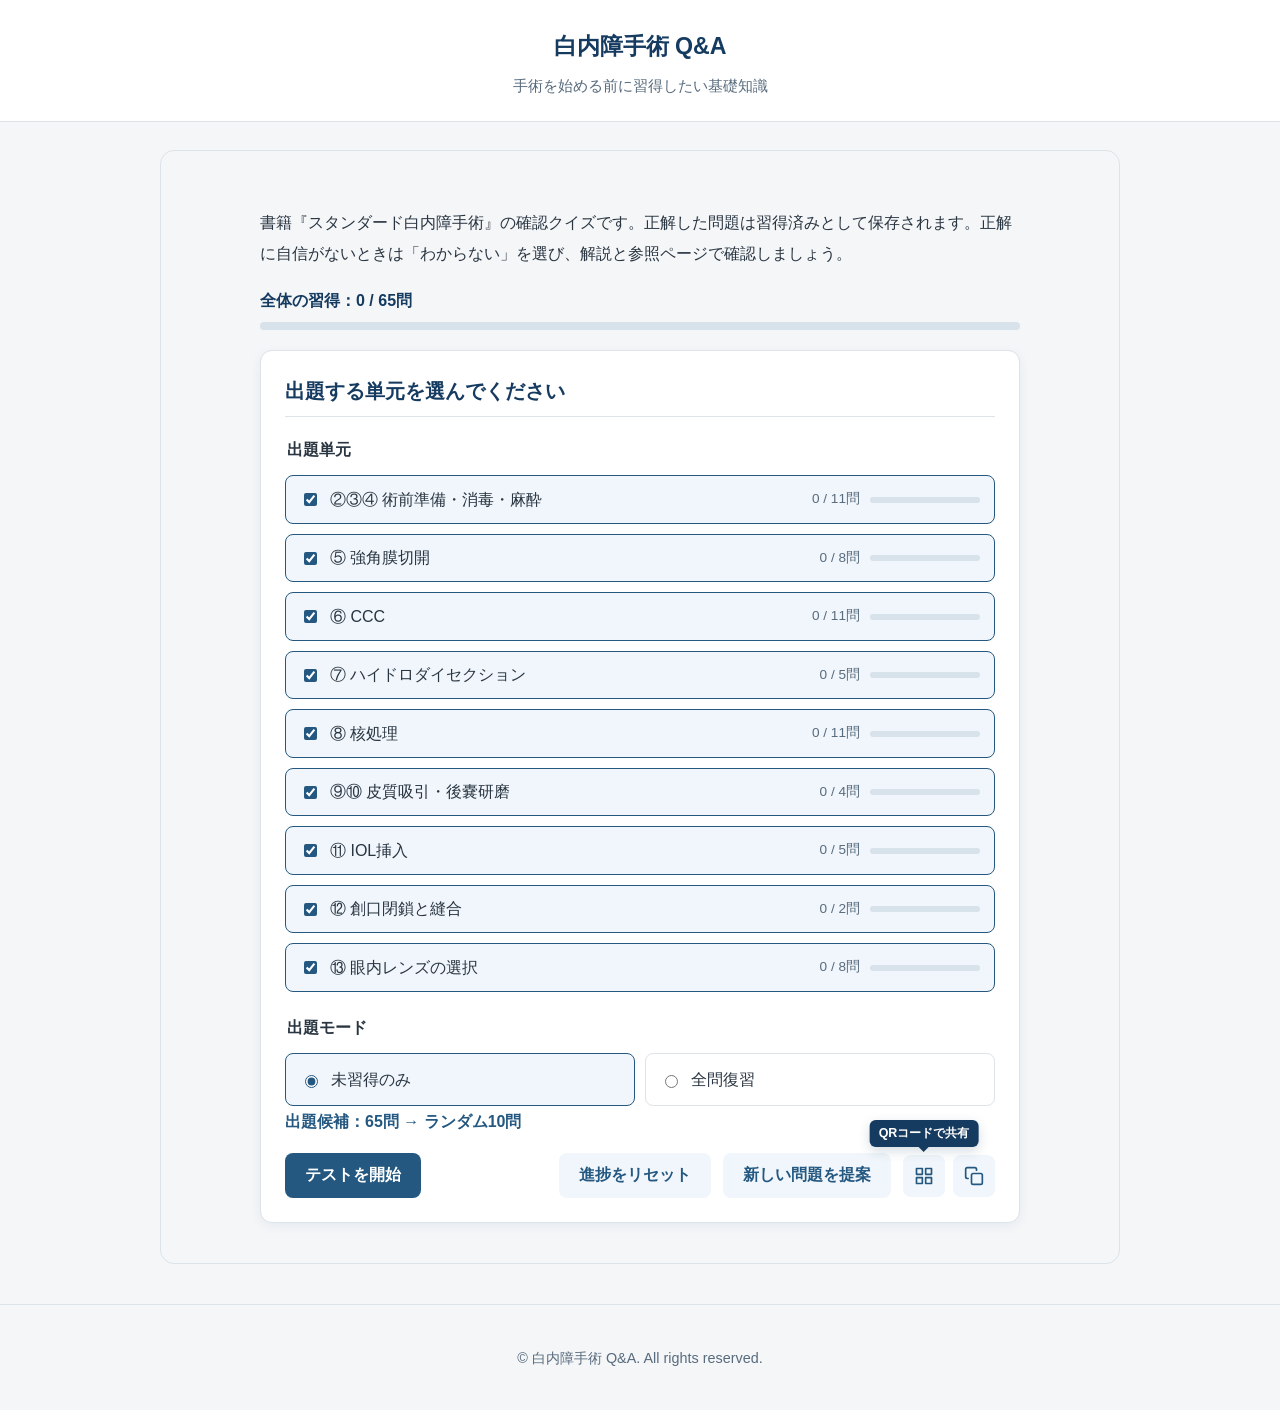
<file: index.html>
<!doctype html>
<html lang="ja">
<head>
  <meta charset="utf-8">
  <meta name="viewport" content="width=device-width, initial-scale=1">
  <meta name="theme-color" content="#245880">
  <meta http-equiv="Cache-Control" content="no-cache, no-store, must-revalidate">
  <meta http-equiv="Pragma" content="no-cache">
  <meta http-equiv="Expires" content="0">
  <title>確認テスト｜白内障手術 Q&amp;A</title>
  <link rel="manifest" href="manifest.webmanifest">
  <link rel="icon" type="image/x-icon" href="favicon.ico?v=28">
  <link rel="icon" type="image/png" sizes="32x32" href="images/favicon.png?v=28">
  <link rel="icon" type="image/png" sizes="192x192" href="images/icon-192.png?v=28">
  <link rel="apple-touch-icon" sizes="180x180" href="images/apple-touch-icon.png?v=28">
  <link rel="stylesheet" href="styles.css?v=43">
  <script src="questions.js?v=41" defer></script>
  <script src="qrcode.min.js" defer></script>
  <script src="script.js?v=42" defer></script>
</head>
<body>
  <header class="site-header compact"><div class="container">
    <a class="site-title" href="index.html">白内障手術 Q&amp;A</a>
    <p class="tagline">手術を始める前に習得したい基礎知識</p>
  </div></header>
  <main class="quiz-page"><div class="container narrow">
    <p class="quiz-intro">書籍『スタンダード白内障手術』の確認クイズです。正解した問題は習得済みとして保存されます。正解に自信がないときは「わからない」を選び、解説と参照ページで確認しましょう。</p>
    <p id="quiz-unavailable">確認テストを読み込めない場合は、ページを再読み込みしてください。</p>
    <noscript><p>確認テストにはJavaScriptが必要です。</p></noscript>
    <p id="storage-warning" role="status" hidden></p>
    <p id="mastery-progress" class="quiz-progress" aria-live="polite"></p>
    <div id="mastery-progress-track" class="overall-progress-track" role="progressbar" aria-label="全体の習得率" aria-valuemin="0" aria-valuemax="100" aria-valuenow="0">
      <div id="mastery-progress-fill" class="overall-progress-fill"></div>
    </div>
    <section id="quiz-setup" class="quiz-card" aria-labelledby="quiz-setup-heading" hidden>
      <h2 id="quiz-setup-heading" tabindex="-1">出題する単元を選んでください</h2>
      <fieldset id="quiz-category-fieldset">
        <legend class="quiz-filter-legend">出題単元</legend>
        <div id="quiz-category-list" class="quiz-category-list"></div>
      </fieldset>
      <fieldset class="quiz-kind-fieldset">
        <legend class="quiz-filter-legend">出題モード</legend>
        <div id="quiz-mode-list" class="quiz-kind-list">
          <label class="quiz-kind-option"><input type="radio" name="mode" value="unmastered" checked><span>未習得のみ</span></label>
          <label class="quiz-kind-option"><input type="radio" name="mode" value="all"><span>全問復習</span></label>
        </div>
      </fieldset>
      <p id="quiz-pool-info" class="quiz-pool-info" aria-live="polite"></p>
      <p id="quiz-category-error" class="quiz-category-error" aria-live="polite" hidden>1つ以上の単元を選択してください。</p>
      <div class="quiz-links quiz-setup-links">
        <div class="quiz-links-group quiz-links-left">
          <button id="quiz-start" class="button" type="button">テストを開始</button>
        </div>
        <div class="quiz-links-group quiz-links-right">
          <button id="quiz-reset" class="button secondary" type="button">進捗をリセット</button>
          <div class="quiz-links-right-sub">
            <a id="quiz-propose" class="button secondary" href="suggest.html">新しい問題を提案</a>
            <div class="quiz-share-icons-group">
              <div class="quiz-share-icon-wrapper">
                <button id="quiz-share-qr-btn" class="quiz-share-icon-btn" type="button" title="QRコードで共有" aria-label="QRコードで共有">
                  <svg width="20" height="20" viewBox="0 0 24 24" fill="none" stroke="currentColor" stroke-width="2" stroke-linecap="round" stroke-linejoin="round" aria-hidden="true"><rect x="3" y="3" width="7" height="7"></rect><rect x="14" y="3" width="7" height="7"></rect><rect x="14" y="14" width="7" height="7"></rect><rect x="3" y="14" width="7" height="7"></rect></svg>
                </button>
                <div id="quiz-share-qr-hint" class="quiz-share-hint" role="status" aria-live="polite" hidden>QRコードで共有</div>
              </div>
              <div class="quiz-share-icon-wrapper">
                <button id="quiz-share-copy-btn" class="quiz-share-icon-btn" type="button" title="リンクをコピー" aria-label="リンクをコピー">
                  <svg width="20" height="20" viewBox="0 0 24 24" fill="none" stroke="currentColor" stroke-width="2" stroke-linecap="round" stroke-linejoin="round" aria-hidden="true"><rect x="9" y="9" width="13" height="13" rx="2" ry="2"></rect><path d="M5 15H4a2 2 0 0 1-2-2V4a2 2 0 0 1 2-2h9a2 2 0 0 1 2 2v1"></path></svg>
                </button>
                <div id="quiz-share-copy-hint" class="quiz-share-hint" role="status" aria-live="polite" hidden>リンクをコピー</div>
                <div id="quiz-share-toast" class="quiz-share-toast" role="status" aria-live="polite" hidden>リンクをコピーしました</div>
              </div>
            </div>
          </div>
        </div>
      </div>
    </section>
    <section id="quiz-panel" class="quiz-card" aria-labelledby="quiz-question" hidden>
      <p id="quiz-progress" class="quiz-progress"></p>
      <p id="quiz-chapter" class="quiz-progress"></p>
      <h2 id="quiz-question" tabindex="-1"></h2>
      <div id="quiz-table-container" class="quiz-table-container" hidden></div>
      <form id="quiz-form">
        <fieldset id="quiz-choices">
          <legend>答えを1つ選んでください</legend>
          <div id="quiz-options" class="quiz-options"></div>
        </fieldset>
        <button id="quiz-submit" class="button" type="submit" disabled>回答する</button>
      </form>
      <section id="quiz-feedback" class="quiz-feedback" tabindex="-1" aria-labelledby="quiz-verdict" hidden>
        <h3 id="quiz-verdict" class="quiz-verdict"></h3>
        <p id="quiz-correct-answer"></p>
        <p id="quiz-explanation"></p>
        <p id="quiz-source" class="quiz-source"></p>
        <div class="quiz-report-wrapper">
          <button id="quiz-report" class="quiz-report-button" type="button"><svg width="12" height="12" viewBox="0 0 24 24" fill="none" stroke="currentColor" stroke-width="2" stroke-linecap="round" stroke-linejoin="round" aria-hidden="true"><path d="M4 15s1-1 4-1 5 2 8 2 4-1 4-1V3s-1 1-4 1-5-2-8-2-4 1-4 1z"></path><line x1="4" y1="22" x2="4" y2="15"></line></svg><span>問題を報告</span></button>
        </div>
      </section>
      <button id="quiz-next" class="button" type="button" hidden>次の問題</button>
    </section>
    <section id="quiz-result" class="quiz-card" aria-labelledby="quiz-score" hidden>
      <h2 id="quiz-score" tabindex="-1"></h2>
      <p id="quiz-summary"></p>
      <div id="quiz-review" class="quiz-review"></div>
      <p>分からなかったところは、解説と参照ページで確認していきましょう。</p>
      <button id="quiz-restart" class="button" type="button">もう一度挑戦</button>
    </section>
    <section id="quiz-completion" class="quiz-card quiz-completion-card" aria-labelledby="completion-title" hidden>
      <h2 id="completion-title" class="quiz-completion-title" tabindex="-1">全問習得しました</h2>
      <p class="quiz-completion-sub">白内障手術 Q&amp;A</p>
      <div class="quiz-completion-stats">
        <p class="quiz-completion-rate">習得率　100%</p>
        <p id="completion-count" class="quiz-completion-count"></p>
      </div>
      <div id="completion-date-block" class="quiz-completion-date-block">
        <p class="quiz-completion-date-label">修了日</p>
        <p id="completion-date" class="quiz-completion-date"></p>
      </div>
      <p id="completion-error" class="quiz-completion-error" hidden>修了記録の送信に失敗しました。再読み込みすると再試行します。</p>
      <div class="quiz-links quiz-completion-actions">
        <button id="completion-review" class="button" type="button">全問復習する</button>
        <button id="completion-reset" class="button secondary" type="button">進捗をリセット</button>
      </div>
    </section>
    <div id="quiz-home-nav" class="quiz-home-nav" hidden>
      <div class="quiz-home-wrapper">
        <button id="quiz-home" class="quiz-home-button" type="button" title="ホーム" aria-label="ホーム"><svg width="20" height="20" viewBox="0 0 24 24" fill="none" stroke="currentColor" stroke-width="2" stroke-linecap="round" stroke-linejoin="round" aria-hidden="true"><path d="M3 9l9-7 9 7v11a2 2 0 0 1-2 2H5a2 2 0 0 1-2-2z"></path><polyline points="9 22 9 12 15 12 15 22"></polyline></svg></button>
        <div id="quiz-home-hint" class="quiz-home-hint" role="status" aria-live="polite" hidden>トップ画面へ戻る</div>
      </div>
    </div>
    <dialog id="quiz-home-dialog" class="quiz-modal" aria-labelledby="quiz-home-dialog-title" aria-describedby="quiz-home-dialog-desc">
      <div class="quiz-modal-inner">
        <h2 id="quiz-home-dialog-title" class="quiz-modal-title">クイズの中断</h2>
        <p id="quiz-home-dialog-desc" class="quiz-modal-desc">問題を解いている途中です。中断してトップ画面に戻りますか？ここまで正解した問題は、そのまま習得済みとして反映されます。</p>
        <div class="quiz-modal-actions">
          <button id="quiz-dialog-cancel" class="button secondary" type="button">キャンセル</button>
          <button id="quiz-dialog-confirm" class="button" type="button">トップへ戻る</button>
        </div>
      </div>
    </dialog>
    <dialog id="quiz-reset-dialog" class="quiz-modal" aria-labelledby="quiz-reset-dialog-title" aria-describedby="quiz-reset-dialog-desc">
      <div class="quiz-modal-inner">
        <h2 id="quiz-reset-dialog-title" class="quiz-modal-title">進捗のリセット</h2>
        <p id="quiz-reset-dialog-desc" class="quiz-modal-desc">すべての習得履歴・回答履歴をリセットします。よろしいですか？</p>
        <div class="quiz-modal-actions">
          <button id="quiz-reset-dialog-cancel" class="button secondary" type="button">キャンセル</button>
          <button id="quiz-reset-dialog-confirm" class="button" type="button">リセットする</button>
        </div>
      </div>
    </dialog>
    <dialog id="quiz-qr-dialog" class="quiz-modal" aria-labelledby="quiz-qr-dialog-title">
      <div class="quiz-modal-inner quiz-qr-dialog-inner">
        <h2 id="quiz-qr-dialog-title" class="quiz-modal-title">QRコードで共有</h2>
        <div class="quiz-share-qr-box">
          <div id="quiz-share-qr-code" class="quiz-share-qr-code" role="img" aria-label="白内障手術Q&amp;AのURLのQRコード"></div>
          <p class="quiz-share-qr-desc">スマホのカメラ等で読み取ってアクセスできます</p>
        </div>
        <div class="quiz-modal-actions quiz-qr-dialog-actions">
          <button id="quiz-qr-dialog-close" class="button secondary" type="button">閉じる</button>
        </div>
      </div>
    </dialog>
  </div></main>
  <footer class="site-footer"><div class="container"><p>© 白内障手術 Q&amp;A. All rights reserved.</p></div></footer>
</body>
</html>
</file>
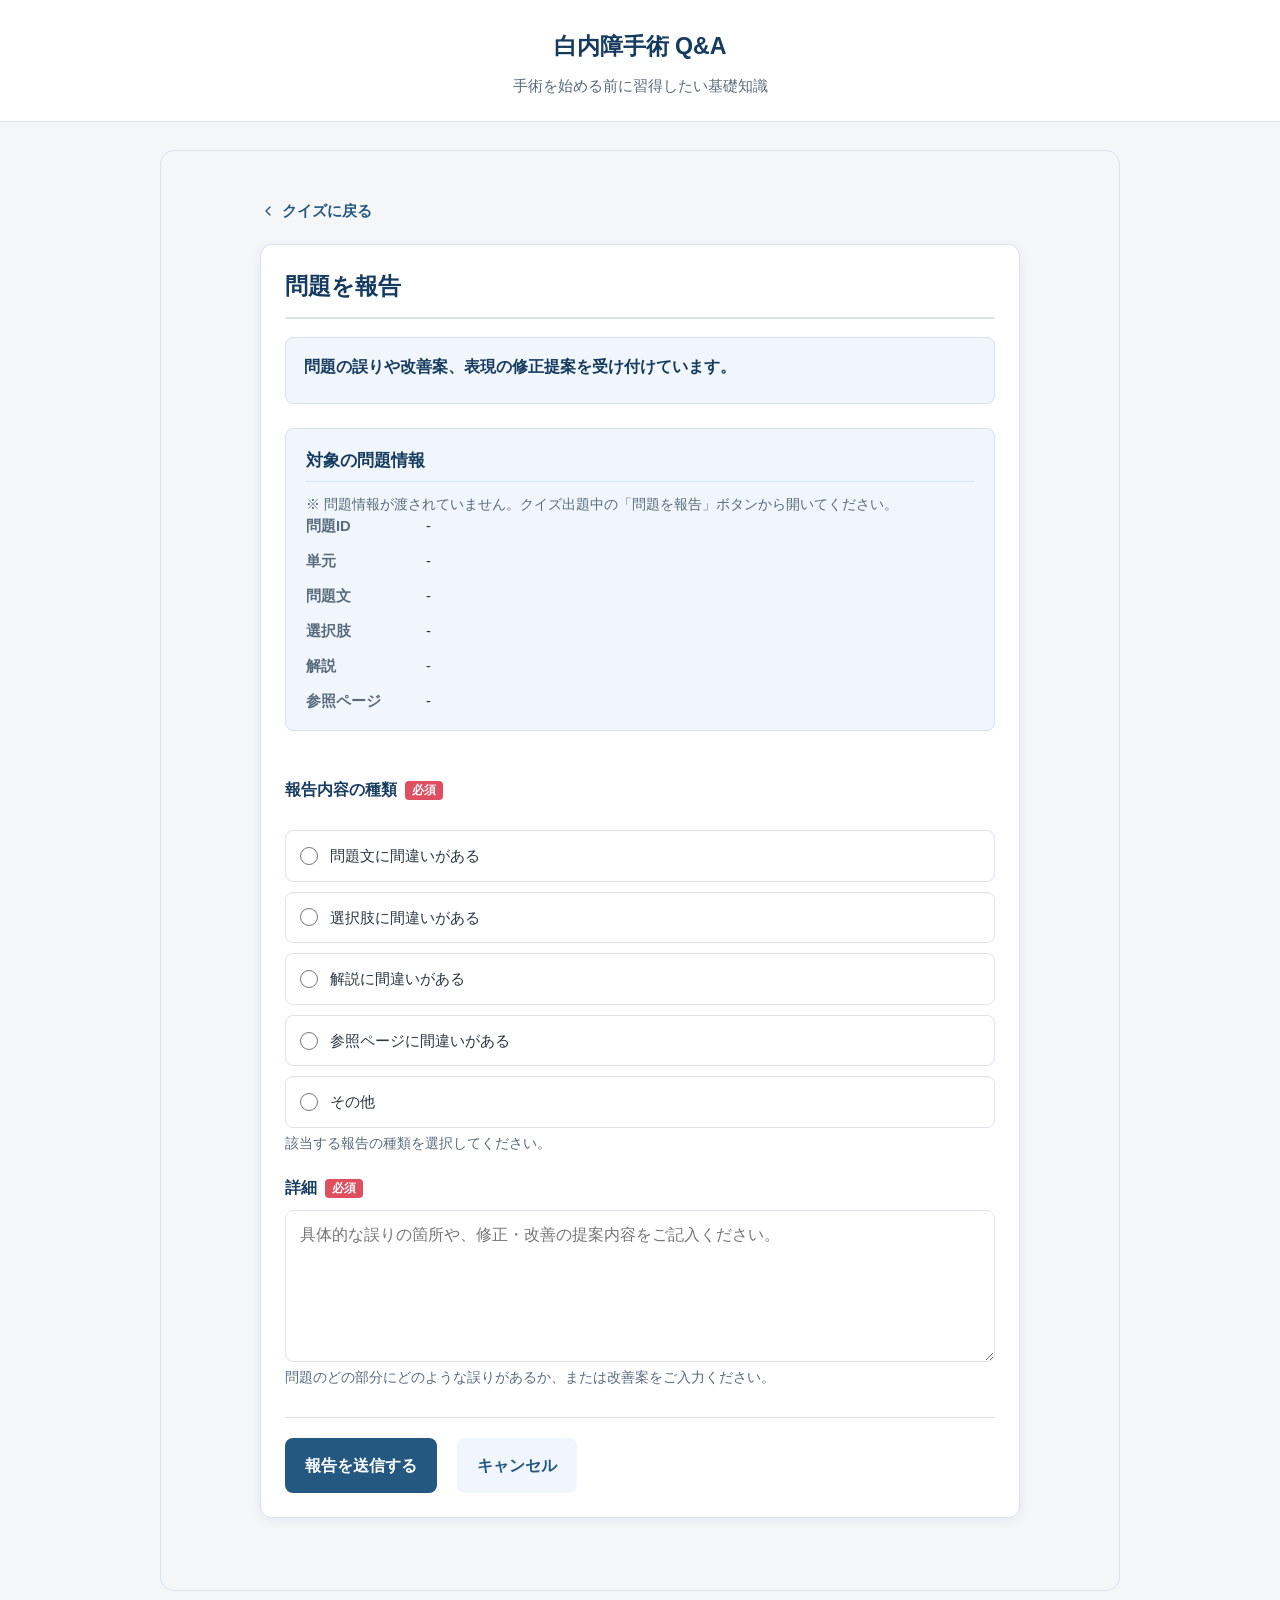
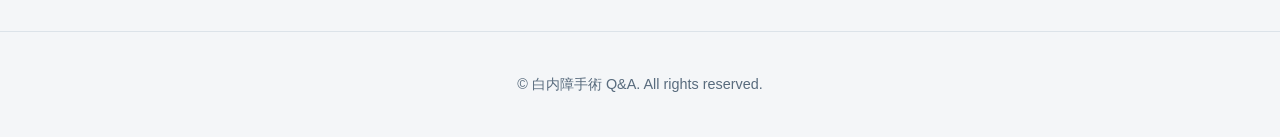
<file: report.html>
<!doctype html>
<html lang="ja">
<head>
  <meta charset="utf-8">
  <meta name="viewport" content="width=device-width, initial-scale=1">
  <meta name="theme-color" content="#245880">
  <title>問題を報告｜白内障手術 Q&amp;A</title>
  <link rel="manifest" href="manifest.webmanifest">
  <link rel="icon" type="image/x-icon" href="favicon.ico?v=28">
  <link rel="icon" type="image/png" sizes="32x32" href="images/favicon.png?v=28">
  <link rel="icon" type="image/png" sizes="192x192" href="images/icon-192.png?v=28">
  <link rel="apple-touch-icon" sizes="180x180" href="images/apple-touch-icon.png?v=28">
  <link rel="stylesheet" href="styles.css?v=41">
  <script src="questions.js?v=41" defer></script>
  <script src="report.js?v=41" defer></script>
</head>
<body>
  <header class="site-header compact">
    <div class="container">
      <a class="site-title" href="index.html">白内障手術 Q&amp;A</a>
      <p class="tagline">手術を始める前に習得したい基礎知識</p>
    </div>
  </header>

  <main class="quiz-page">
    <div class="container narrow">
      <nav class="suggest-nav" aria-label="パンくずリスト">
        <a href="index.html" class="suggest-back-link">
          <svg width="16" height="16" viewBox="0 0 24 24" fill="none" stroke="currentColor" stroke-width="2" stroke-linecap="round" stroke-linejoin="round" aria-hidden="true">
            <polyline points="15 18 9 12 15 6"></polyline>
          </svg>
          <span>クイズに戻る</span>
        </a>
      </nav>

      <section id="report-card" class="quiz-card suggest-card" aria-labelledby="report-heading">
        <h1 id="report-heading" class="suggest-title">問題を報告</h1>

        <div class="suggest-intro">
          <p class="suggest-lead">問題の誤りや改善案、表現の修正提案を受け付けています。</p>
        </div>

        <section id="report-target-box" class="report-target-box" aria-labelledby="report-target-heading">
          <h2 id="report-target-heading" class="report-target-heading">対象の問題情報</h2>
          <div id="report-no-target" class="report-no-target" hidden>
            <p>※ 問題情報が渡されていません。クイズ出題中の「問題を報告」ボタンから開いてください。</p>
          </div>
          <dl id="report-target-dl" class="report-target-dl">
            <div class="report-target-row">
              <dt>問題ID</dt>
              <dd id="report-target-id">-</dd>
            </div>
            <div class="report-target-row">
              <dt>単元</dt>
              <dd id="report-target-chapter">-</dd>
            </div>
            <div class="report-target-row">
              <dt>問題文</dt>
              <dd id="report-target-question" class="report-target-content">-</dd>
            </div>
            <div class="report-target-row">
              <dt>選択肢</dt>
              <dd id="report-target-choices" class="report-target-content">-</dd>
            </div>
            <div class="report-target-row">
              <dt>解説</dt>
              <dd id="report-target-feedback" class="report-target-content">-</dd>
            </div>
            <div class="report-target-row">
              <dt>参照ページ</dt>
              <dd id="report-target-source">-</dd>
            </div>
          </dl>
        </section>

        <form id="report-form" class="suggest-form" novalidate>
          <div id="report-form-error" class="suggest-form-error" role="alert" aria-live="polite" hidden></div>

          <fieldset class="form-group form-radiogroup" aria-describedby="report-type-help">
            <legend class="form-label">
              報告内容の種類
              <span class="badge badge-required">必須</span>
            </legend>
            <div class="report-radio-options" id="report-type-options">
              <label class="report-radio-option">
                <input type="radio" name="type" value="問題文に間違いがある" required>
                <span>問題文に間違いがある</span>
              </label>
              <label class="report-radio-option">
                <input type="radio" name="type" value="選択肢に間違いがある">
                <span>選択肢に間違いがある</span>
              </label>
              <label class="report-radio-option">
                <input type="radio" name="type" value="解説に間違いがある">
                <span>解説に間違いがある</span>
              </label>
              <label class="report-radio-option">
                <input type="radio" name="type" value="参照ページに間違いがある">
                <span>参照ページに間違いがある</span>
              </label>
              <label class="report-radio-option">
                <input type="radio" name="type" value="その他">
                <span>その他</span>
              </label>
            </div>
            <p id="report-type-help" class="form-help">該当する報告の種類を選択してください。</p>
          </fieldset>

          <div class="form-group">
            <label for="report-details" class="form-label">
              詳細
              <span class="badge badge-required">必須</span>
            </label>
            <textarea id="report-details" name="details" class="form-control" rows="5" placeholder="具体的な誤りの箇所や、修正・改善の提案内容をご記入ください。" required aria-describedby="report-details-help"></textarea>
            <p id="report-details-help" class="form-help">問題のどの部分にどのような誤りがあるか、または改善案をご入力ください。</p>
          </div>

          <div class="suggest-actions">
            <button type="submit" id="report-submit-btn" class="button">報告を送信する</button>
            <a href="index.html" class="button secondary">キャンセル</a>
          </div>
        </form>

        <div id="report-success-view" class="suggest-success-view" hidden>
          <div class="suggest-success-icon" aria-hidden="true">✓</div>
          <h2 class="suggest-success-title">問題を報告しました</h2>
          <p class="suggest-success-desc">
            ご協力ありがとうございます。いただいた報告をもとに問題内容を見直し、改善に役立たせていただきます。
          </p>

          <div class="suggest-preview-card">
            <h3 class="suggest-preview-heading">報告内容の確認</h3>
            <dl class="suggest-preview-list">
              <div class="suggest-preview-row">
                <dt>対象問題ID</dt>
                <dd id="preview-report-id">-</dd>
              </div>
              <div class="suggest-preview-row">
                <dt>報告の種類</dt>
                <dd id="preview-report-type">-</dd>
              </div>
              <div class="suggest-preview-row">
                <dt>詳細</dt>
                <dd id="preview-report-details">-</dd>
              </div>
            </dl>
          </div>

          <div class="suggest-actions suggest-success-actions">
            <a href="index.html" class="button">クイズに戻る</a>
            <button type="button" id="report-again-btn" class="button secondary">内容を修正する</button>
          </div>
        </div>
      </section>
    </div>
  </main>

  <footer class="site-footer">
    <div class="container">
      <p>© 白内障手術 Q&amp;A. All rights reserved.</p>
    </div>
  </footer>
</body>
</html>
</file>
<file: styles.css>
/* code-yomereba-ii/assets/styles.css と quiz.css の確認テスト用スタイルを移植。 */
* {
  box-sizing: border-box;
}

:root {
  --bg: #f4f6f8;
  --surface: #ffffff;
  --text: #293541;
  --muted: #586b7d;
  --line: #dce3e9;
  --accent: #245880;
  --accent-dark: #163b60;
  --heading: #163b60;
  --soft-blue: #f0f6fb;
  --soft-green: #edf7ef;
  --soft-yellow: #fff8e3;
}

html {
  scroll-behavior: smooth;
}

body {
  margin: 0;
  font-family: "BIZ UDPGothic", "Noto Sans JP", "Yu Gothic",
    "Hiragino Sans", Meiryo, sans-serif;
  color: var(--text);
  background: var(--bg);
  line-height: 1.95;
  overflow-wrap: anywhere;
}

a {
  color: var(--accent);
  text-underline-offset: 0.2em;
}

a:focus-visible {
  outline: 2px solid var(--accent);
  outline-offset: 4px;
}

main {
  width: min(960px, calc(100% - 48px));
  margin: 28px auto 40px;
  padding: 40px;
  border: 1px solid var(--line);
  border-radius: 14px;
  background: var(--surface);
}

.container {
  width: min(960px, calc(100% - 48px));
  margin: 0 auto;
}

.narrow {
  width: min(760px, 100%);
}

main .container {
  width: 100%;
}

main .narrow {
  max-width: 760px;
}

.site-header {
  border-bottom: 1px solid var(--line);
  background: var(--surface);
  padding: 24px 0 18px;
  text-align: center;
}

.site-header.compact {
  padding-bottom: 20px;
}

.site-brand {
  display: flex;
  align-items: center;
  gap: 14px;
  margin-bottom: 12px;
}

.site-brand-text {
  min-width: 0;
}

.site-title {
  display: inline-block;
  max-width: 100%;
  color: var(--heading);
  text-decoration: none;
  font-size: 1.45rem;
  font-weight: 800;
}

.site-logo {
  display: block;
  height: 66px;
  width: auto;
  flex-shrink: 0;
  object-fit: contain;
}

.tagline {
  margin: 3px 0 0;
  color: var(--muted);
  font-size: 0.92rem;
}

.tagline-extra {
  display: inline;
}

nav {
  display: flex;
  gap: 18px;
  flex-wrap: wrap;
}

nav a {
  text-decoration: none;
  color: var(--text);
  font-size: 0.95rem;
}

.hero {
  padding: 24px 0 40px;
  background: var(--surface);
}

.eyebrow {
  color: var(--accent);
  font-weight: 700;
  letter-spacing: 0.06em;
  font-size: 0.9rem;
}

h1 {
  font-size: clamp(1.8rem, 4vw, 2.65rem);
  line-height: 1.55;
  margin: 14px 0 22px;
  letter-spacing: 0;
}

h1,
h2,
h3 {
  color: var(--heading);
}

.lead,
.article-lead {
  font-size: 1.05rem;
  color: var(--muted);
}

.button {
  display: inline-block;
  margin-top: 18px;
  padding: 12px 20px;
  background: var(--accent);
  color: white;
  border-radius: 8px;
  text-decoration: none;
  font-weight: 700;
}

.button:hover {
  background: var(--accent-dark);
}

.section {
  padding: 32px 0;
}
h2 {
  margin-top: 0;
  font-size: 1.25rem;
  line-height: 1.65;
  padding-bottom: 8px;
  border-bottom: 1px solid var(--line);
}
.site-footer,
footer {
  border-top: 1px solid var(--line);
  padding: 24px 0;
  color: var(--muted);
  font-size: 0.9rem;
  text-align: center;
}

@media (max-width: 760px) {
  .site-logo {
    height: 52px;
  }

  .site-brand {
    gap: 12px;
  }

  .container {
    width: calc(100% - 32px);
  }

  main,
  .article {
    width: calc(100% - 24px);
    margin: 16px auto 24px;
    padding: 24px 20px;
    border-radius: 12px;
  }

  .hero {
    padding: 8px 0 24px;
  }

  .cards {
    grid-template-columns: 1fr;
  }

  nav {
    gap: 12px;
  }

  .section {
    padding: 24px 0;
  }

  .term-note,
  .key-point,
  blockquote {
    padding: 16px;
  }

  pre {
    padding: 14px;
  }
}

.quiz-page { background: var(--bg); }
.quiz-card {
  padding: 24px;
  border: 1px solid var(--line);
  border-radius: 12px;
  background: var(--surface);
  box-shadow: 0 3px 12px rgb(22 59 96 / 6%);
}
.quiz-progress { margin-top: 0; color: var(--muted); }
#mastery-progress {
  margin: 0 0 6px;
  font-weight: 700;
  color: var(--heading);
}
.overall-progress-track {
  width: 100%;
  height: 8px;
  background: #d8e2ea;
  border-radius: 9999px;
  overflow: hidden;
  margin: 0 0 20px;
}
.overall-progress-fill {
  height: 100%;
  width: 0%;
  background: var(--accent);
  border-radius: inherit;
  transition: width 0.3s ease;
}
.quiz-card h2 { margin-top: 0; }
#quiz-question,
.quiz-card h2[tabindex="-1"],
.quiz-feedback[tabindex="-1"] {
  outline: none;
  box-shadow: none;
}
#quiz-question:focus,
#quiz-question:focus-visible,
.quiz-card h2[tabindex="-1"]:focus,
.quiz-card h2[tabindex="-1"]:focus-visible,
.quiz-feedback[tabindex="-1"]:focus,
.quiz-feedback[tabindex="-1"]:focus-visible {
  outline: none;
  box-shadow: none;
}
.quiz-card pre { white-space: pre-wrap; overflow-wrap: anywhere; }
.quiz-table-container {
  width: 100%;
  overflow-x: auto;
  -webkit-overflow-scrolling: touch;
  margin: 18px 0 22px;
  border: 1px solid var(--line);
  border-radius: 8px;
  background: var(--surface);
  box-shadow: 0 1px 3px rgba(0, 0, 0, 0.04);
}
.quiz-table {
  width: 100%;
  min-width: 580px;
  border-collapse: collapse;
  font-size: 0.92rem;
  line-height: 1.55;
  text-align: left;
}
.quiz-table th,
.quiz-table td {
  padding: 10px 12px;
  border: 1px solid var(--line);
  vertical-align: middle;
}
.quiz-table th {
  background: var(--soft-blue);
  color: var(--heading);
  font-weight: 700;
  text-align: center;
  white-space: nowrap;
}
.quiz-table tbody tr:nth-child(even) {
  background: rgba(244, 246, 248, 0.45);
}
.quiz-table td.quiz-table-blank-cell {
  text-align: center;
}
.quiz-table-blank {
  display: inline-flex;
  align-items: center;
  justify-content: center;
  font-weight: 700;
  font-size: 1.12em;
  color: var(--heading);
  background: var(--soft-blue);
  border: 1.5px solid var(--accent);
  border-radius: 4px;
  min-width: 30px;
  height: 28px;
  padding: 0 4px;
  box-sizing: border-box;
}
.quiz-card fieldset { min-width: 0; padding: 0; margin: 20px 0 0; border: 0; }
.quiz-card legend { margin-bottom: 10px; font-weight: 700; }
.quiz-options { display: grid; gap: 12px; }
.quiz-option {
  display: flex;
  align-items: baseline;
  gap: 12px;
  min-height: 48px;
  padding: 12px 16px;
  border: 1px solid var(--line);
  border-radius: 8px;
  cursor: pointer;
  position: relative;
  transition: border-color 0.15s, background-color 0.15s;
}
.quiz-option:has(input:checked) { border-color: var(--accent); background: var(--soft-blue); }
.quiz-option:has(input:focus-visible) { outline: 2px solid var(--accent); outline-offset: 3px; }
.quiz-option input { flex-shrink: 0; accent-color: var(--accent); }
.quiz-card fieldset:disabled .quiz-option { cursor: default; }
.quiz-option-text { flex: 1; }
.quiz-option-content {
  flex: 1;
  display: flex;
  flex-direction: column;
  gap: 8px;
  min-width: 0;
}
.quiz-option-image {
  display: block;
  max-width: 100%;
  width: auto;
  max-height: 260px;
  object-fit: contain;
  border-radius: 6px;
  border: 1px solid var(--line);
  background: #ffffff;
}
.quiz-option-has-image {
  align-items: flex-start;
  padding: 14px 16px;
}
.quiz-option-has-image .quiz-option-text {
  font-weight: 700;
  font-size: 1.05rem;
}
.quiz-option-status {
  font-size: 0.85rem;
  font-weight: 700;
  padding: 3px 8px;
  border-radius: 4px;
  white-space: nowrap;
  margin-left: auto;
  align-self: center;
}
.quiz-badge-correct {
  background: #d4edda;
  color: #155724;
}
.quiz-badge-missed {
  background: #fff3cd;
  color: #856404;
  border: 1px dashed #ffeeba;
}
.quiz-badge-incorrect {
  background: #f8d7da;
  color: #721c24;
}
.quiz-option.is-correct {
  border-color: #28a745 !important;
  background: var(--soft-green) !important;
}
.quiz-option.is-incorrect {
  border-color: #dc3545 !important;
  background: #fff5f5 !important;
}
.quiz-option.is-not-selected {
  opacity: 0.7;
}
.quiz-option-unknown {
  margin-top: 6px;
  border-style: dashed;
}
.quiz-card button { border: 0; font: inherit; font-weight: 700; cursor: pointer; }
.quiz-card button:disabled { opacity: 0.55; cursor: default; }
.quiz-card button:focus-visible { outline: 2px solid var(--accent); outline-offset: 4px; }
.quiz-feedback { margin-top: 24px; padding: 16px; border: 1px solid var(--line); border-radius: 8px; }
.quiz-feedback[data-correct="true"] { background: var(--soft-green); }
.quiz-feedback[data-correct="false"] { background: var(--soft-yellow); }
.quiz-verdict { margin-top: 0; font-size: 1.2rem; font-weight: 700; }
.quiz-feedback > *:first-child,
.quiz-feedback > [hidden] + * {
  margin-top: 0;
}
.quiz-report-wrapper {
  margin-top: 14px;
  padding-top: 10px;
  border-top: 1px dashed rgba(0, 0, 0, 0.12);
  display: flex;
  justify-content: flex-end;
}
.quiz-report-button {
  display: inline-flex;
  align-items: center;
  gap: 5px;
  padding: 4px 10px;
  font: inherit;
  font-size: 0.8rem;
  color: var(--muted);
  background: rgba(255, 255, 255, 0.6);
  border: 1px solid rgba(0, 0, 0, 0.15);
  border-radius: 6px;
  cursor: pointer;
  line-height: 1.4;
  transition: color 0.15s, border-color 0.15s, background-color 0.15s;
}
.quiz-report-button:hover {
  color: var(--text);
  border-color: rgba(0, 0, 0, 0.3);
  background: #ffffff;
}
.quiz-report-button:focus-visible {
  outline: 2px solid var(--accent);
  outline-offset: 2px;
}
.quiz-report-button svg {
  flex-shrink: 0;
}
.quiz-links { display: flex; flex-wrap: wrap; align-items: center; gap: 12px 24px; }
.quiz-links a { display: inline-block; padding: 8px 0; }
.quiz-links .button,
.quiz-links a.button {
  margin-top: 0;
  padding: 12px 20px;
  line-height: normal;
  text-align: center;
}

/* トップ画面ボタン群：PC表示は左右分割（左：テスト系、右：提案・共有系） */
.quiz-setup-links {
  display: flex;
  justify-content: space-between;
  align-items: center;
  gap: 16px;
  width: 100%;
}
.quiz-links-group {
  display: flex;
  align-items: center;
  flex-wrap: wrap;
  gap: 12px;
}
.quiz-links-left {
  justify-content: flex-start;
}
.quiz-links-right {
  justify-content: flex-end;
  margin-left: auto;
}
.quiz-links-right-sub {
  display: inline-flex;
  align-items: center;
  gap: 12px;
}
.quiz-review { display: grid; gap: 16px; }
.quiz-review-card { min-width: 0; }
.quiz-review-card h3 { margin-top: 0; }

/* 修了画面 */
.quiz-completion-card {
  text-align: center;
  padding: 40px 24px;
}
.quiz-completion-title {
  font-size: 1.65rem;
  color: var(--heading);
  margin: 0 0 6px;
  font-weight: 800;
  border-bottom: 0;
  padding-bottom: 0;
}
.quiz-completion-sub {
  font-size: 1.1rem;
  color: var(--muted);
  margin: 0 0 24px;
  font-weight: 700;
}
.quiz-completion-stats {
  background: var(--soft-green);
  border: 1px solid #c3e6cb;
  border-radius: 12px;
  padding: 18px 24px;
  max-width: 320px;
  margin: 0 auto 24px;
}
.quiz-completion-rate {
  font-size: 1.35rem;
  font-weight: 800;
  color: #155724;
  margin: 0 0 4px;
}
.quiz-completion-count {
  font-size: 1.1rem;
  font-weight: 700;
  color: #155724;
  margin: 0;
}
.quiz-completion-date-block {
  margin: 0 auto 24px;
}
.quiz-completion-date-label {
  font-size: 0.95rem;
  color: var(--muted);
  margin: 0 0 4px;
  font-weight: 700;
}
.quiz-completion-date {
  font-size: 1.25rem;
  color: var(--heading);
  font-weight: 800;
  margin: 0;
  letter-spacing: 0.02em;
}
.quiz-completion-error {
  font-size: 0.85rem;
  color: #c0392b;
  margin: 0 auto 20px;
  max-width: 400px;
  line-height: 1.5;
}
.quiz-completion-actions {
  justify-content: center;
}

.quiz-home-nav {
  margin-top: 24px;
  text-align: center;
}
.quiz-home-wrapper {
  position: relative;
  display: inline-flex;
  flex-direction: column;
  align-items: center;
}
.quiz-home-hint {
  position: absolute;
  bottom: calc(100% + 8px);
  left: 50%;
  transform: translateX(-50%) translateY(4px);
  white-space: nowrap;
  background: var(--heading);
  color: #ffffff;
  font-size: 0.82rem;
  font-weight: 700;
  line-height: 1.4;
  padding: 6px 12px;
  border-radius: 6px;
  box-shadow: 0 4px 12px rgba(22, 59, 96, 0.16);
  pointer-events: none;
  z-index: 10;
  opacity: 0;
  transition: opacity 0.3s ease, transform 0.3s ease;
}
.quiz-home-hint::after {
  content: "";
  position: absolute;
  top: 100%;
  left: 50%;
  transform: translateX(-50%);
  border-width: 5px 5px 0 5px;
  border-style: solid;
  border-color: var(--heading) transparent transparent transparent;
}
.quiz-home-hint.is-visible {
  opacity: 1;
  transform: translateX(-50%) translateY(0);
}
.quiz-home-button {
  display: inline-flex;
  align-items: center;
  justify-content: center;
  padding: 8px 16px;
  min-width: 44px;
  min-height: 40px;
  color: var(--muted);
  background: var(--surface);
  border: 1px solid var(--line);
  border-radius: 8px;
  cursor: pointer;
  box-shadow: 0 1px 3px rgb(22 59 96 / 5%);
  transition: color 0.15s, border-color 0.15s, background-color 0.15s;
}
.quiz-home-button:hover {
  color: var(--accent);
  border-color: var(--accent);
  background: var(--soft-blue);
}
.quiz-home-button:focus-visible {
  outline: 2px solid var(--accent);
  outline-offset: 3px;
}
.quiz-home-button svg {
  flex-shrink: 0;
}
.quiz-page [hidden] { display: none; }
@media (max-width: 760px) {
  .quiz-card { padding: 16px; }
  .quiz-option { padding: 12px; }
  .quiz-table-container { margin: 14px 0 18px; }
  .quiz-table { font-size: 0.86rem; }
  .quiz-table th,
  .quiz-table td { padding: 8px 10px; }
}

/* カテゴリ・形式選択UI */
.sr-only {
  position: absolute;
  width: 1px; height: 1px;
  padding: 0; margin: -1px;
  overflow: hidden;
  clip: rect(0,0,0,0);
  white-space: nowrap;
  border: 0;
}
#quiz-setup h2 { margin-top: 0; }
.quiz-filter-legend {
  font-weight: 700;
  font-size: 1rem;
  margin-bottom: 8px;
  color: var(--text);
}
#quiz-category-fieldset { min-width: 0; padding: 0; margin: 0 0 16px; border: 0; }
.quiz-category-list { display: grid; gap: 10px; }
.quiz-cat-option {
  display: flex;
  align-items: center;
  gap: 10px;
  padding: 10px 14px;
  border: 1px solid var(--line);
  border-radius: 8px;
  cursor: pointer;
  user-select: none;
}
.quiz-cat-option:has(input:checked) { border-color: var(--accent); background: var(--soft-blue); }
.quiz-cat-option:has(input:focus-visible) { outline: 2px solid var(--accent); outline-offset: 3px; }
.quiz-cat-option input { flex-shrink: 0; accent-color: var(--accent); }
.quiz-cat-name {
  line-height: 1.5;
  flex: 1;
  min-width: 0;
}
.quiz-cat-progress {
  display: flex;
  align-items: center;
  gap: 10px;
  margin-left: auto;
  flex: 0 0 200px;
  width: 200px;
}
.quiz-cat-count {
  font-size: 0.85rem;
  color: var(--muted);
  white-space: nowrap;
  flex-shrink: 0;
  width: 5rem;
  text-align: right;
  font-variant-numeric: tabular-nums;
}
.quiz-cat-bar-track {
  flex: 1;
  height: 6px;
  background: #d8e2ea;
  border-radius: 9999px;
  overflow: hidden;
  min-width: 30px;
}
.quiz-cat-bar-fill {
  height: 100%;
  width: 0%;
  background: var(--accent);
  border-radius: inherit;
  transition: width 0.3s ease;
}
.quiz-kind-fieldset { min-width: 0; padding: 0; margin: 0 0 16px; border: 0; }
.quiz-kind-list {
  display: grid;
  grid-template-columns: repeat(auto-fit, minmax(160px, 1fr));
  gap: 10px;
}
.quiz-kind-option {
  display: flex;
  align-items: center;
  gap: 10px;
  padding: 10px 14px;
  border: 1px solid var(--line);
  border-radius: 8px;
  cursor: pointer;
  user-select: none;
}
.quiz-kind-option:has(input:checked) { border-color: var(--accent); background: var(--soft-blue); }
.quiz-kind-option:has(input:focus-visible) { outline: 2px solid var(--accent); outline-offset: 3px; }
.quiz-kind-option input { flex-shrink: 0; accent-color: var(--accent); }
.quiz-kind-count {
  margin-left: auto;
  font-size: 0.85rem;
  color: var(--muted);
  white-space: nowrap;
}
.quiz-kind-count.quiz-cat-completed {
  color: var(--accent);
  font-weight: 700;
}
.quiz-pool-info {
  margin: 0 0 16px;
  font-weight: 700;
  color: var(--accent);
}
.quiz-category-error {
  margin: 0 0 16px;
  color: #c0392b;
  font-weight: 700;
}
.quiz-cat-count.quiz-cat-completed {
  color: var(--accent);
  font-weight: 700;
}
.quiz-include-solved-wrapper {
  margin: 16px 0;
}
.quiz-include-solved-label {
  display: inline-flex;
  align-items: center;
  gap: 8px;
  cursor: pointer;
  user-select: none;
  font-weight: 500;
  font-size: 0.95rem;
}
.quiz-include-solved-label input {
  accent-color: var(--accent);
  width: 16px;
  height: 16px;
  cursor: pointer;
}
.quiz-all-solved-message {
  margin: 0 0 16px;
  padding: 12px 16px;
  background: var(--soft-green);
  border: 1px solid var(--line);
  border-radius: 8px;
}
.quiz-all-solved-text {
  margin: 0 0 4px;
  font-weight: 700;
  color: var(--accent-dark);
}
.quiz-all-solved-hint {
  margin: 0;
  font-size: 0.9rem;
  color: var(--muted);
}

.quiz-card .secondary { background: var(--soft-blue); color: var(--accent); }
.quiz-card .secondary:hover { background: #e2edf6; }
.quiz-cat-option:has(input:disabled) { color: var(--muted); cursor: default; }
.quiz-feedback[data-verdict="unknown"] { background: var(--soft-blue); }
[hidden] { display: none !important; }
@media (max-width: 600px) {
  .quiz-cat-option {
    display: grid;
    grid-template-columns: auto 1fr;
    grid-template-areas:
      "check title"
      ". progress";
    align-items: start;
    gap: 6px 10px;
  }

  .quiz-cat-option input {
    grid-area: check;
    margin-top: 4px;
  }

  .quiz-cat-name {
    grid-area: title;
  }

  .quiz-cat-progress {
    grid-area: progress;
    display: flex;
    align-items: center;
    gap: 10px;
    width: 100%;
    max-width: none;
    min-width: 0;
    margin-left: 0;
    margin-top: 2px;
  }

  .quiz-cat-count {
    width: 3.8rem;
    flex-shrink: 0;
    text-align: right;
    margin-left: 0;
  }

  .quiz-links {
    justify-content: center;
  }

  #quiz-setup .quiz-links.quiz-setup-links {
    flex-direction: column;
    align-items: stretch;
    gap: 12px;
  }
  .quiz-setup-links .quiz-links-left {
    width: 100%;
    margin-left: 0;
  }
  .quiz-setup-links .quiz-links-left .button {
    width: 100%;
  }
  .quiz-setup-links .quiz-links-right {
    flex-direction: column;
    align-items: stretch;
    width: 100%;
    margin-left: 0;
    gap: 12px;
  }
  .quiz-setup-links .quiz-links-right #quiz-reset {
    width: 100%;
  }
  .quiz-setup-links .quiz-links-right-sub {
    display: flex;
    align-items: center;
    justify-content: center;
    gap: 10px;
    width: 100%;
  }
  .quiz-setup-links .quiz-links-right-sub #quiz-propose {
    flex: 1 1 auto;
    width: auto;
  }
}
@media (prefers-reduced-motion: reduce) { html { scroll-behavior: auto; } }

/* カスタム確認モーダル（常にサイト全体に合わせたライト基調表示） */
dialog:not([open]) {
  display: none !important;
}

.quiz-modal {
  position: fixed;
  top: 50%;
  left: 50%;
  transform: translate(-50%, -50%);
  margin: 0;
  padding: 0;
  width: min(calc(100vw - 32px), 460px);
  max-width: calc(100vw - 32px);
  border: 1px solid var(--line);
  border-radius: 12px;
  background: #ffffff;
  color: var(--text);
  box-shadow: 0 16px 36px rgba(0, 0, 0, 0.16), 0 2px 6px rgba(0, 0, 0, 0.06);
  z-index: 1000;
  box-sizing: border-box;
}

.quiz-modal::backdrop {
  background: rgba(15, 23, 42, 0.45);
  backdrop-filter: blur(2px);
}

.quiz-modal-inner {
  padding: 24px;
}

.quiz-modal-title {
  margin: 0 0 12px;
  font-size: 1.25rem;
  font-weight: 700;
  line-height: 1.5;
  color: var(--heading);
  border-bottom: none;
  padding-bottom: 0;
}

.quiz-modal-desc {
  margin: 0 0 24px;
  font-size: 0.95rem;
  line-height: 1.75;
  color: var(--text);
}

.quiz-modal-actions {
  display: flex;
  justify-content: flex-end;
  gap: 12px;
}

.quiz-modal-actions .button {
  margin-top: 0;
  cursor: pointer;
  border: 1px solid transparent;
  min-height: 44px;
  display: inline-flex;
  align-items: center;
  justify-content: center;
  padding: 10px 18px;
  font-size: 0.95rem;
  font-weight: 700;
  border-radius: 8px;
  text-decoration: none;
}

/* トップへ戻る：既存サイトの青系ボタン＋白文字 */
.quiz-modal-actions .button:not(.secondary) {
  background: var(--accent);
  color: #ffffff;
  border-color: transparent;
}

.quiz-modal-actions .button:not(.secondary):hover {
  background: var(--accent-dark);
}

/* キャンセル：白〜薄いグレー背景＋濃色文字 */
.quiz-modal-actions .button.secondary {
  background: #f4f6f8;
  color: var(--text);
  border: 1px solid var(--line);
}

.quiz-modal-actions .button.secondary:hover {
  background: #e5ebf1;
}

@media (max-width: 480px) {
  .quiz-modal-inner {
    padding: 20px 16px;
  }
  .quiz-modal-actions {
    display: grid;
    grid-template-columns: 1fr 1fr;
    gap: 10px;
  }
  .quiz-modal-actions .button {
    width: 100%;
    padding: 10px 12px;
  }
}

/* 問題提案ページ (suggest.html) */
.suggest-nav {
  margin-bottom: 12px;
}
.suggest-back-link {
  display: inline-flex;
  align-items: center;
  gap: 6px;
  font-size: 0.92rem;
  font-weight: 700;
  color: var(--accent);
  text-decoration: none;
  padding: 6px 0;
  transition: color 0.15s;
}
.suggest-back-link:hover {
  color: var(--accent-dark);
  text-decoration: underline;
}
.suggest-back-link svg {
  flex-shrink: 0;
}

.suggest-card {
  margin-bottom: 32px;
}
.suggest-title {
  margin-top: 0;
  margin-bottom: 18px;
  font-size: 1.45rem;
  font-weight: 800;
  color: var(--heading);
  border-bottom: 2px solid var(--line);
  padding-bottom: 12px;
}

.suggest-intro {
  background: var(--soft-blue);
  border: 1px solid #d4e4f2;
  border-radius: 8px;
  padding: 16px 18px;
  margin-bottom: 24px;
}
.suggest-lead {
  margin: 0 0 8px;
  font-size: 1rem;
  font-weight: 700;
  color: var(--heading);
  line-height: 1.6;
}
.suggest-sub {
  margin: 0 0 8px;
  font-size: 0.95rem;
  color: var(--text);
  line-height: 1.6;
}
.suggest-note {
  margin: 0;
  font-size: 0.9rem;
  color: var(--muted);
  line-height: 1.5;
}

/* 既存問題を確認セクション (suggest.html) */
.existing-questions-section {
  min-width: 0;
  max-width: 100%;
  box-sizing: border-box;
  border: 1px solid #d4e4f2;
  border-radius: 8px;
  background: #fcfdfe;
  margin-bottom: 24px;
  overflow: hidden;
  transition: border-color 0.15s, box-shadow 0.15s;
}
.existing-questions-section[open] {
  border-color: #b8d5ed;
  box-shadow: 0 2px 8px rgba(36, 88, 128, 0.06);
}

.existing-questions-summary {
  display: flex;
  align-items: center;
  justify-content: space-between;
  gap: 12px;
  padding: 12px 16px;
  background: var(--soft-blue);
  cursor: pointer;
  user-select: none;
  font-weight: 700;
  color: var(--heading);
  list-style: none;
  transition: background-color 0.15s;
}
.existing-questions-summary::-webkit-details-marker {
  display: none;
}
.existing-questions-summary:hover {
  background: #e4edf5;
}
.existing-questions-summary:focus-visible {
  outline: 2px solid var(--accent);
  outline-offset: -2px;
}
.existing-questions-summary-title {
  display: inline-flex;
  align-items: center;
  gap: 8px;
  font-size: 0.98rem;
}
.existing-questions-summary-title svg {
  flex-shrink: 0;
  color: var(--accent);
}
.existing-questions-summary::after {
  content: "";
  display: inline-block;
  width: 8px;
  height: 8px;
  border-right: 2px solid var(--muted);
  border-bottom: 2px solid var(--muted);
  transform: rotate(45deg);
  transition: transform 0.2s ease;
  margin-left: 4px;
  flex-shrink: 0;
}
.existing-questions-section[open] > .existing-questions-summary::after {
  transform: rotate(-135deg);
}

.existing-questions-total-badge {
  font-size: 0.8rem;
  font-weight: 700;
  color: var(--accent);
  background: rgba(36, 88, 128, 0.12);
  padding: 2px 8px;
  border-radius: 12px;
  margin-left: auto;
  flex-shrink: 0;
  font-variant-numeric: tabular-nums;
}

.existing-questions-body {
  padding: 16px;
  border-top: 1px solid #d4e4f2;
  min-width: 0;
  max-width: 100%;
  box-sizing: border-box;
}
.existing-questions-desc {
  margin: 0 0 14px;
  font-size: 0.85rem;
  color: var(--muted);
  line-height: 1.5;
}

/* ツールバー（単元フィルタ） */
.existing-questions-toolbar {
  display: flex;
  align-items: center;
  padding: 10px 12px;
  background: #f3f7fa;
  border: 1px solid #e1ecf4;
  border-radius: 6px;
  margin-bottom: 14px;
}
.existing-filter-row {
  display: flex;
  align-items: center;
  gap: 10px;
  flex-wrap: wrap;
}
.existing-filter-label {
  font-size: 0.88rem;
  font-weight: 700;
  color: var(--heading);
  white-space: nowrap;
  flex-shrink: 0;
}
.existing-filter-select {
  padding: 7px 12px;
  font-size: 0.88rem;
  min-width: 320px;
  max-width: 100%;
}

/* 単元別アコーディオンリスト */
.existing-questions-list {
  display: grid;
  grid-template-columns: minmax(0, 1fr);
  gap: 10px;
  min-width: 0;
  max-width: 100%;
  box-sizing: border-box;
}
.existing-chapter-card {
  min-width: 0;
  max-width: 100%;
  box-sizing: border-box;
  border: 1px solid var(--line);
  border-radius: 6px;
  background: #ffffff;
  overflow: hidden;
  transition: border-color 0.15s, box-shadow 0.15s, background-color 0.15s;
}
.existing-chapter-card.is-selected-chapter {
  border-color: var(--accent);
  box-shadow: 0 0 0 1.5px var(--accent);
  background: #fcfeff;
}
.existing-chapter-card.is-hidden {
  display: none !important;
}

.existing-chapter-summary {
  display: flex;
  align-items: center;
  gap: 8px;
  padding: 10px 14px;
  background: #ffffff;
  cursor: pointer;
  user-select: none;
  font-size: 0.92rem;
  font-weight: 700;
  color: var(--heading);
  list-style: none;
  transition: background-color 0.15s;
  min-width: 0;
  max-width: 100%;
  box-sizing: border-box;
}
.existing-chapter-summary::-webkit-details-marker {
  display: none;
}
.existing-chapter-summary:hover {
  background: #f7fafc;
}
.existing-chapter-summary:focus-visible {
  outline: 2px solid var(--accent);
  outline-offset: -2px;
}
.existing-chapter-summary::after {
  content: "";
  display: inline-block;
  width: 7px;
  height: 7px;
  border-right: 2px solid var(--muted);
  border-bottom: 2px solid var(--muted);
  transform: rotate(45deg);
  transition: transform 0.2s ease;
  margin-left: 4px;
  flex-shrink: 0;
}
.existing-chapter-card[open] > .existing-chapter-summary::after {
  transform: rotate(-135deg);
}

.existing-chapter-name {
  flex: 1 1 0%;
  min-width: 0;
  word-break: break-word;
  overflow-wrap: anywhere;
}
.existing-chapter-count {
  font-size: 0.78rem;
  font-weight: 700;
  color: var(--muted);
  background: #edf2f7;
  padding: 2px 8px;
  border-radius: 10px;
  flex-shrink: 0;
  font-variant-numeric: tabular-nums;
}
.existing-chapter-count.zero {
  color: #a0aec0;
  background: #f7fafc;
}
.existing-chapter-active-badge {
  font-size: 0.72rem;
  font-weight: 700;
  color: #ffffff;
  background: var(--accent);
  padding: 2px 6px;
  border-radius: 4px;
  flex-shrink: 0;
}

/* 各単元の問題一覧コンテナ */
.existing-chapter-body {
  padding: 12px 14px;
  border-top: 1px solid #edf2f7;
  background: #fafbfc;
  display: grid;
  grid-template-columns: minmax(0, 1fr);
  gap: 12px;
  min-width: 0;
  max-width: 100%;
  box-sizing: border-box;
}
.existing-empty-text {
  margin: 4px 0;
  font-size: 0.85rem;
  color: var(--muted);
  text-align: center;
  padding: 12px;
}

/* 各問題カード */
.existing-question-item {
  background: #ffffff;
  border: 1px solid #e2e8f0;
  border-radius: 6px;
  padding: 12px 14px;
  min-width: 0;
  max-width: 100%;
  box-sizing: border-box;
  overflow: hidden;
}
.existing-question-header {
  display: flex;
  align-items: baseline;
  gap: 8px;
  margin-bottom: 8px;
  min-width: 0;
  max-width: 100%;
  box-sizing: border-box;
}
.existing-question-num {
  font-size: 0.78rem;
  font-weight: 800;
  color: var(--accent);
  background: var(--soft-blue);
  padding: 1px 6px;
  border-radius: 4px;
  flex-shrink: 0;
}
.existing-question-text {
  margin: 0;
  font-size: 0.92rem;
  font-weight: 600;
  color: var(--heading);
  line-height: 1.55;
  flex: 1 1 0%;
  min-width: 0;
  max-width: 100%;
  box-sizing: border-box;
  word-break: break-word;
  overflow-wrap: anywhere;
}

/* 既存問題の表（table）表示 */
.existing-question-table-wrap,
.existing-table-container {
  width: 100%;
  max-width: 100%;
  min-width: 0;
  box-sizing: border-box;
  overflow-x: auto;
  -webkit-overflow-scrolling: touch;
  margin: 10px 0 14px;
  border: 1px solid var(--line);
  border-radius: 6px;
  background: var(--surface);
  box-shadow: 0 1px 3px rgba(0, 0, 0, 0.03);
}
.existing-table {
  width: 100%;
  min-width: 540px;
  border-collapse: collapse;
  font-size: 0.88rem;
  line-height: 1.5;
  text-align: left;
}
.existing-table th,
.existing-table td {
  padding: 8px 10px;
  border: 1px solid var(--line);
  vertical-align: middle;
}
.existing-table th {
  background: var(--soft-blue);
  color: var(--heading);
  font-weight: 700;
  text-align: center;
  white-space: nowrap;
}
.existing-table tbody tr:nth-child(even) {
  background: rgba(244, 246, 248, 0.45);
}
.existing-table td.existing-table-blank-cell {
  text-align: center;
}
.existing-table-blank {
  display: inline-flex;
  align-items: center;
  justify-content: center;
  font-weight: 700;
  font-size: 1.05em;
  color: var(--heading);
  background: var(--soft-blue);
  border: 1.5px solid var(--accent);
  border-radius: 4px;
  min-width: 28px;
  height: 26px;
  padding: 0 4px;
  box-sizing: border-box;
}

.existing-question-choices {
  margin: 0;
  padding-left: 20px;
  font-size: 0.85rem;
  color: var(--text);
  line-height: 1.5;
  display: grid;
  grid-template-columns: minmax(0, 1fr);
  gap: 8px;
  min-width: 0;
  max-width: 100%;
  box-sizing: border-box;
  word-break: break-word;
  overflow-wrap: anywhere;
}
.existing-question-choices li {
  padding-left: 2px;
  min-width: 0;
  max-width: 100%;
  box-sizing: border-box;
  word-break: break-word;
  overflow-wrap: anywhere;
}
.existing-choice-content {
  display: inline-flex;
  flex-direction: column;
  align-items: flex-start;
  gap: 6px;
  min-width: 0;
  max-width: 100%;
  box-sizing: border-box;
}
.existing-choice-text {
  min-width: 0;
  max-width: 100%;
  box-sizing: border-box;
  word-break: break-word;
  overflow-wrap: anywhere;
}
.existing-choice-image-btn {
  display: inline-block;
  padding: 0;
  background: transparent;
  border: 1px solid var(--line);
  border-radius: 6px;
  overflow: hidden;
  cursor: zoom-in;
  line-height: 0;
  box-shadow: 0 1px 2px rgba(0, 0, 0, 0.05);
  transition: border-color 0.15s, box-shadow 0.15s, transform 0.15s;
}
.existing-choice-image-btn:hover {
  border-color: var(--accent);
  box-shadow: 0 2px 6px rgba(36, 88, 128, 0.15);
  transform: translateY(-1px);
}
.existing-choice-image-btn:focus-visible {
  outline: 2px solid var(--accent);
  outline-offset: 2px;
}
.existing-choice-thumb {
  display: block;
  max-width: 140px;
  max-height: 120px;
  width: auto;
  height: auto;
  object-fit: contain;
  background: #ffffff;
}
.existing-choice-text {
  font-size: 0.85rem;
  color: var(--text);
  line-height: 1.45;
  word-break: break-word;
}

/* 画像プレビュー用モーダルダイアログ */
.existing-image-dialog {
  border: 1px solid var(--line);
  border-radius: 12px;
  padding: 16px;
  background: #ffffff;
  box-shadow: 0 12px 36px rgba(0, 0, 0, 0.25);
  max-width: 90vw;
  max-height: 90vh;
}
.existing-image-dialog::backdrop {
  background: rgba(10, 25, 40, 0.6);
  backdrop-filter: blur(2px);
}
.existing-image-dialog-content {
  display: flex;
  flex-direction: column;
  gap: 12px;
}
.existing-image-dialog-header {
  display: flex;
  align-items: center;
  justify-content: space-between;
  gap: 12px;
  border-bottom: 1px solid var(--line);
  padding-bottom: 8px;
}
.existing-image-dialog-title {
  margin: 0;
  font-size: 1rem;
  font-weight: 700;
  color: var(--heading);
}
.existing-image-dialog-close {
  padding: 4px 12px;
  font-size: 0.84rem;
  cursor: pointer;
}
.existing-image-dialog-img {
  display: block;
  max-width: 80vw;
  max-height: 70vh;
  width: auto;
  height: auto;
  object-fit: contain;
  border-radius: 6px;
  border: 1px solid var(--line);
  margin: 0 auto;
}

.suggest-form {
  display: grid;
  gap: 20px;
}
.suggest-form-error {
  padding: 12px 16px;
  border-radius: 8px;
  background: #fde8e8;
  border: 1px solid #f8b4b4;
  color: #9b1c1c;
  font-size: 0.92rem;
  font-weight: 700;
  line-height: 1.5;
}

.form-group {
  display: flex;
  flex-direction: column;
  gap: 6px;
}
.form-label {
  display: flex;
  align-items: center;
  gap: 8px;
  font-weight: 700;
  font-size: 0.98rem;
  color: var(--heading);
}
.badge {
  display: inline-block;
  font-size: 0.72rem;
  font-weight: 700;
  padding: 2px 7px;
  border-radius: 4px;
  line-height: 1.3;
}
.badge-required {
  background: #e04f5f;
  color: #ffffff;
}
.badge-optional {
  background: #e5ebf1;
  color: var(--muted);
}

.form-control {
  display: block;
  width: 100%;
  padding: 11px 14px;
  font: inherit;
  font-size: 1rem;
  color: var(--text);
  background: #ffffff;
  border: 1px solid var(--line);
  border-radius: 8px;
  line-height: 1.6;
  box-sizing: border-box;
  transition: border-color 0.15s, box-shadow 0.15s;
}
select.form-control {
  cursor: pointer;
  background-color: #ffffff;
}
textarea.form-control {
  resize: vertical;
  min-height: 96px;
  font-family: inherit;
}
.form-control:focus {
  outline: none;
  border-color: var(--accent);
  box-shadow: 0 0 0 3px rgba(36, 88, 128, 0.18);
}
.form-control.is-invalid {
  border-color: #e04f5f;
  background-color: #fffafb;
}
.form-control.is-invalid:focus {
  box-shadow: 0 0 0 3px rgba(224, 79, 95, 0.2);
}
.form-help {
  margin: 0;
  font-size: 0.85rem;
  color: var(--muted);
  line-height: 1.4;
}

/* 添付ファイル欄 */
.file-upload-wrapper {
  display: flex;
  align-items: center;
  flex-wrap: wrap;
  gap: 12px;
  margin-top: 8px;
}
.file-input-hidden {
  position: absolute;
  width: 1px;
  height: 1px;
  padding: 0;
  margin: -1px;
  overflow: hidden;
  clip: rect(0, 0, 0, 0);
  border: 0;
}
.file-select-btn {
  display: inline-flex;
  align-items: center;
  gap: 6px;
  padding: 7px 14px;
  font-family: inherit;
  font-size: 0.88rem;
  font-weight: 600;
  cursor: pointer;
  border-radius: 6px;
  border: 1px solid var(--line);
  background: #ffffff;
  color: var(--text);
  box-shadow: 0 1px 2px rgba(0, 0, 0, 0.05);
  transition: background-color 0.15s, border-color 0.15s, color 0.15s;
}
.file-select-btn:hover {
  background: var(--bg);
  border-color: var(--accent);
  color: var(--accent);
}
.file-select-btn:disabled {
  opacity: 0.55;
  cursor: default;
  pointer-events: none;
}
.file-select-btn svg {
  flex-shrink: 0;
}
.file-count-text {
  font-size: 0.85rem;
  color: var(--muted);
  font-variant-numeric: tabular-nums;
}
.file-draft-notice {
  margin-top: 10px;
  padding: 8px 12px;
  background: #fff8e6;
  border: 1px solid #ffd166;
  border-radius: 6px;
  font-size: 0.84rem;
  color: #7a5400;
  line-height: 1.45;
}
.file-error-text {
  margin-top: 8px;
  color: #c92a2a;
  font-size: 0.85rem;
  font-weight: 600;
  line-height: 1.4;
}
.file-list {
  list-style: none;
  padding: 0;
  margin: 10px 0 0;
  display: grid;
  gap: 8px;
}
.file-item {
  display: flex;
  align-items: center;
  justify-content: space-between;
  gap: 10px;
  padding: 8px 12px;
  background: #f8fafc;
  border: 1px solid var(--line);
  border-radius: 6px;
  transition: background-color 0.15s;
}
.file-item-info {
  display: flex;
  align-items: center;
  gap: 8px;
  min-width: 0;
  flex: 1;
}
.file-item-name {
  font-size: 0.88rem;
  color: var(--text);
  overflow: hidden;
  text-overflow: ellipsis;
  white-space: nowrap;
}
.file-item-size {
  font-size: 0.76rem;
  color: var(--muted);
  flex-shrink: 0;
  background: rgba(0, 0, 0, 0.05);
  padding: 2px 6px;
  border-radius: 4px;
}
.file-item-remove-btn {
  background: transparent;
  border: none;
  padding: 4px;
  color: var(--muted);
  cursor: pointer;
  border-radius: 4px;
  display: flex;
  align-items: center;
  justify-content: center;
  transition: color 0.15s, background-color 0.15s;
}
.file-item-remove-btn:hover {
  color: #c92a2a;
  background: rgba(201, 42, 42, 0.1);
}
.file-item-remove-btn:focus-visible {
  outline: 2px solid var(--accent);
  outline-offset: 2px;
}

.preview-files-list {
  margin: 0;
  padding-left: 18px;
  display: grid;
  gap: 4px;
}
.preview-files-list a {
  color: var(--accent);
  word-break: break-all;
}

.suggest-actions {
  display: flex;
  flex-wrap: wrap;
  align-items: center;
  gap: 12px 20px;
  margin-top: 10px;
  padding-top: 20px;
  border-top: 1px solid var(--line);
}
.suggest-actions .button {
  margin-top: 0;
  cursor: pointer;
}

.suggest-draft-actions {
  display: flex;
  justify-content: flex-end;
  margin-top: 14px;
}
.suggest-clear-draft-btn {
  display: inline-flex;
  align-items: center;
  gap: 5px;
  background: transparent;
  border: none;
  padding: 4px 6px;
  font: inherit;
  font-size: 0.8rem;
  color: var(--muted);
  cursor: pointer;
  line-height: 1.4;
  border-radius: 4px;
  text-decoration: underline;
  text-underline-offset: 3px;
  transition: color 0.15s, background-color 0.15s;
}
.suggest-clear-draft-btn:hover {
  color: #c92a2a;
}
.suggest-clear-draft-btn:focus-visible {
  outline: 2px solid var(--accent);
  outline-offset: 2px;
}
.suggest-clear-draft-btn svg {
  flex-shrink: 0;
}

/* 送信完了・プレビュー表示 */
.suggest-success-view {
  text-align: center;
  padding: 12px 0 8px;
}
.suggest-success-icon {
  display: inline-flex;
  align-items: center;
  justify-content: center;
  width: 56px;
  height: 56px;
  border-radius: 50%;
  background: var(--soft-green);
  color: #28a745;
  font-size: 2rem;
  font-weight: 800;
  margin-bottom: 12px;
  border: 2px solid #b7e4c7;
}
.suggest-success-title {
  margin: 0 0 8px;
  font-size: 1.35rem;
  font-weight: 800;
  color: var(--heading);
  border-bottom: 0;
  padding-bottom: 0;
}
.suggest-success-desc {
  margin: 0 0 24px;
  color: var(--muted);
  font-size: 0.95rem;
  line-height: 1.6;
}
.suggest-preview-card {
  text-align: left;
  background: var(--bg);
  border: 1px solid var(--line);
  border-radius: 10px;
  padding: 20px;
  margin-bottom: 24px;
}
.suggest-preview-heading {
  margin: 0 0 14px;
  font-size: 1.05rem;
  color: var(--heading);
  border-bottom: 1px solid var(--line);
  padding-bottom: 6px;
}
.suggest-preview-list {
  display: grid;
  gap: 12px;
  margin: 0;
}
.suggest-preview-row {
  display: grid;
  grid-template-columns: 120px 1fr;
  gap: 10px;
  font-size: 0.92rem;
  line-height: 1.5;
}
.suggest-preview-row dt {
  font-weight: 700;
  color: var(--muted);
}
.suggest-preview-row dd {
  margin: 0;
  color: var(--text);
  white-space: pre-wrap;
  word-break: break-word;
}
.suggest-success-actions {
  justify-content: center;
}

@media (max-width: 600px) {
  .suggest-card {
    padding: 18px 16px;
  }
  .suggest-preview-row {
    grid-template-columns: 1fr;
    gap: 4px;
  }
  .suggest-actions {
    flex-direction: column;
    align-items: stretch;
  }
  .suggest-actions .button {
    width: 100%;
    text-align: center;
  }
  .existing-questions-toolbar {
    padding: 10px;
  }
  .existing-filter-row {
    width: 100%;
    flex-direction: column;
    align-items: stretch;
    gap: 6px;
  }
  .existing-filter-select {
    width: 100%;
    min-width: 0;
  }
  .existing-question-item {
    padding: 10px 12px;
    min-width: 0;
    max-width: 100%;
  }
  .existing-question-choices {
    padding-left: 18px;
  }
  .existing-question-table-wrap,
  .existing-table-container {
    margin: 8px 0 12px;
    max-width: 100%;
    min-width: 0;
  }
  .existing-table {
    font-size: 0.84rem;
  }
  .existing-table th,
  .existing-table td {
    padding: 7px 8px;
  }
}

/* 問題報告ページ (report.html) */
.report-target-box {
  background: var(--soft-blue);
  border: 1px solid #d4e4f2;
  border-radius: 8px;
  padding: 18px 20px;
  margin-bottom: 24px;
}
.report-target-heading {
  margin: 0 0 12px;
  font-size: 1.05rem;
  font-weight: 700;
  color: var(--heading);
  border-bottom: 1px solid #d4e4f2;
  padding-bottom: 6px;
}
.report-no-target {
  color: var(--muted);
  font-size: 0.9rem;
  line-height: 1.5;
}
.report-no-target p {
  margin: 0;
}
.report-target-dl {
  display: grid;
  gap: 12px;
  margin: 0;
}
.report-target-row {
  display: grid;
  grid-template-columns: 110px 1fr;
  gap: 10px;
  font-size: 0.92rem;
  line-height: 1.55;
}
.report-target-row dt {
  font-weight: 700;
  color: var(--muted);
}
.report-target-row dd {
  margin: 0;
  color: var(--text);
}
.report-target-content {
  white-space: pre-wrap;
  word-break: break-word;
}
@media (max-width: 600px) {
  .report-target-row {
    grid-template-columns: 1fr;
    gap: 3px;
  }
}

/* 報告フォーム ラジオボタン */
.form-radiogroup {
  border: 0;
  padding: 0;
  margin: 0 0 20px;
}
.form-radiogroup legend.form-label {
  padding: 0;
  float: left;
  width: 100%;
}
.report-radio-options {
  display: grid;
  gap: 10px;
  margin-top: 8px;
}
.report-radio-option {
  display: flex;
  align-items: center;
  gap: 12px;
  min-height: 44px;
  padding: 10px 14px;
  border: 1px solid var(--line);
  border-radius: 8px;
  background: #ffffff;
  cursor: pointer;
  font-size: 0.95rem;
  color: var(--text);
  transition: border-color 0.15s, background-color 0.15s;
}
.report-radio-option:hover {
  background: var(--soft-blue);
  border-color: #bcd5ea;
}
.report-radio-option:has(input:checked) {
  border-color: var(--accent);
  background: var(--soft-blue);
  font-weight: 700;
}
.report-radio-option:has(input:focus-visible) {
  outline: 2px solid var(--accent);
  outline-offset: 2px;
}
.report-radio-option input[type="radio"] {
  flex-shrink: 0;
  width: 18px;
  height: 18px;
  accent-color: var(--accent);
  margin: 0;
  cursor: pointer;
}
.report-radio-options.is-invalid .report-radio-option {
  border-color: #e04f5f;
  background-color: #fffafb;
}

/* 共有アイコンボタン (index.html トップ画面「新しい問題を提案」の右横) */
.quiz-share-icons-group {
  display: inline-flex;
  align-items: center;
  gap: 8px;
}
.quiz-share-icon-wrapper {
  position: relative;
  display: inline-flex;
  align-items: center;
  justify-content: center;
}
.quiz-share-icon-btn {
  display: inline-flex;
  align-items: center;
  justify-content: center;
  width: 42px;
  height: 42px;
  min-width: 42px;
  min-height: 42px;
  padding: 0;
  border-radius: 8px;
  background: var(--soft-blue);
  color: var(--accent);
  border: 1px solid #d0e0ed;
  cursor: pointer;
  box-shadow: none;
  transition: background-color 0.15s, border-color 0.15s, color 0.15s, transform 0.1s;
}
.quiz-share-icon-btn:hover {
  background: #e2edf6;
  border-color: #bcd5ea;
  color: var(--accent-dark);
}
.quiz-share-icon-btn:active {
  transform: scale(0.96);
}
.quiz-share-icon-btn:focus-visible {
  outline: 2px solid var(--accent);
  outline-offset: 2px;
}
.quiz-share-icon-btn svg {
  flex-shrink: 0;
}

/* 初回補助ラベル & コピートースト (吹き出し) */
.quiz-share-hint,
.quiz-share-toast {
  position: absolute;
  bottom: calc(100% + 8px);
  left: 50%;
  transform: translateX(-50%) translateY(4px);
  white-space: nowrap;
  background: var(--heading);
  color: #ffffff;
  font-size: 0.78rem;
  font-weight: 700;
  line-height: 1.35;
  padding: 5px 9px;
  border-radius: 6px;
  box-shadow: 0 4px 12px rgba(22, 59, 96, 0.18);
  pointer-events: none;
  z-index: 100;
  opacity: 0;
  transition: opacity 0.3s ease, transform 0.3s ease;
}
.quiz-share-hint::after,
.quiz-share-toast::after {
  content: "";
  position: absolute;
  top: 100%;
  left: 50%;
  transform: translateX(-50%);
  border-width: 5px 5px 0 5px;
  border-style: solid;
  border-color: var(--heading) transparent transparent transparent;
}
.quiz-share-hint.is-visible,
.quiz-share-toast.is-visible {
  opacity: 1;
  transform: translateX(-50%) translateY(0);
}
.quiz-share-toast {
  background: var(--accent);
  color: #ffffff;
}
.quiz-share-toast::after {
  border-color: var(--accent) transparent transparent transparent;
}
.quiz-share-toast.is-error {
  background: #c0392b;
}
.quiz-share-toast.is-error::after {
  border-color: #c0392b transparent transparent transparent;
}

/* QRコードモーダル内部 */
.quiz-qr-dialog-inner {
  text-align: center;
}
.quiz-qr-dialog-inner .quiz-share-qr-box {
  display: flex;
  flex-direction: column;
  align-items: center;
  padding: 16px;
  background: #ffffff;
  border: 1px solid var(--line);
  border-radius: 10px;
  margin-bottom: 20px;
}
.quiz-qr-dialog-inner .quiz-share-qr-code {
  display: flex;
  justify-content: center;
  align-items: center;
}
.quiz-qr-dialog-inner .quiz-share-qr-code svg {
  display: block;
  width: 200px;
  height: 200px;
  max-width: 100%;
}
.quiz-qr-dialog-inner .quiz-share-qr-desc {
  margin: 12px 0 0;
  font-size: 0.85rem;
  color: var(--muted);
  line-height: 1.4;
}
.quiz-qr-dialog-actions {
  display: flex !important;
  justify-content: center !important;
  grid-template-columns: none !important;
}
.quiz-qr-dialog-actions .button {
  width: auto !important;
  min-width: 120px;
}

@media (max-width: 600px) {
  .quiz-share-icons-group {
    justify-content: center;
    margin-top: 2px;
  }
  .quiz-qr-dialog-inner .quiz-share-qr-code svg {
    width: 170px;
    height: 170px;
  }
}


/* Keep the active question near the top; home screen content stays unchanged. */
body:has(#quiz-panel:not([hidden])) .site-header,
body:has(#quiz-panel:not([hidden])) .quiz-intro,
body:has(#quiz-panel:not([hidden])) #mastery-progress,
body:has(#quiz-panel:not([hidden])) #mastery-progress-track {
  display: none;
}

body:has(#quiz-panel:not([hidden])) .quiz-page {
  margin-top: 8px;
  padding-top: 8px;
}
</file>
